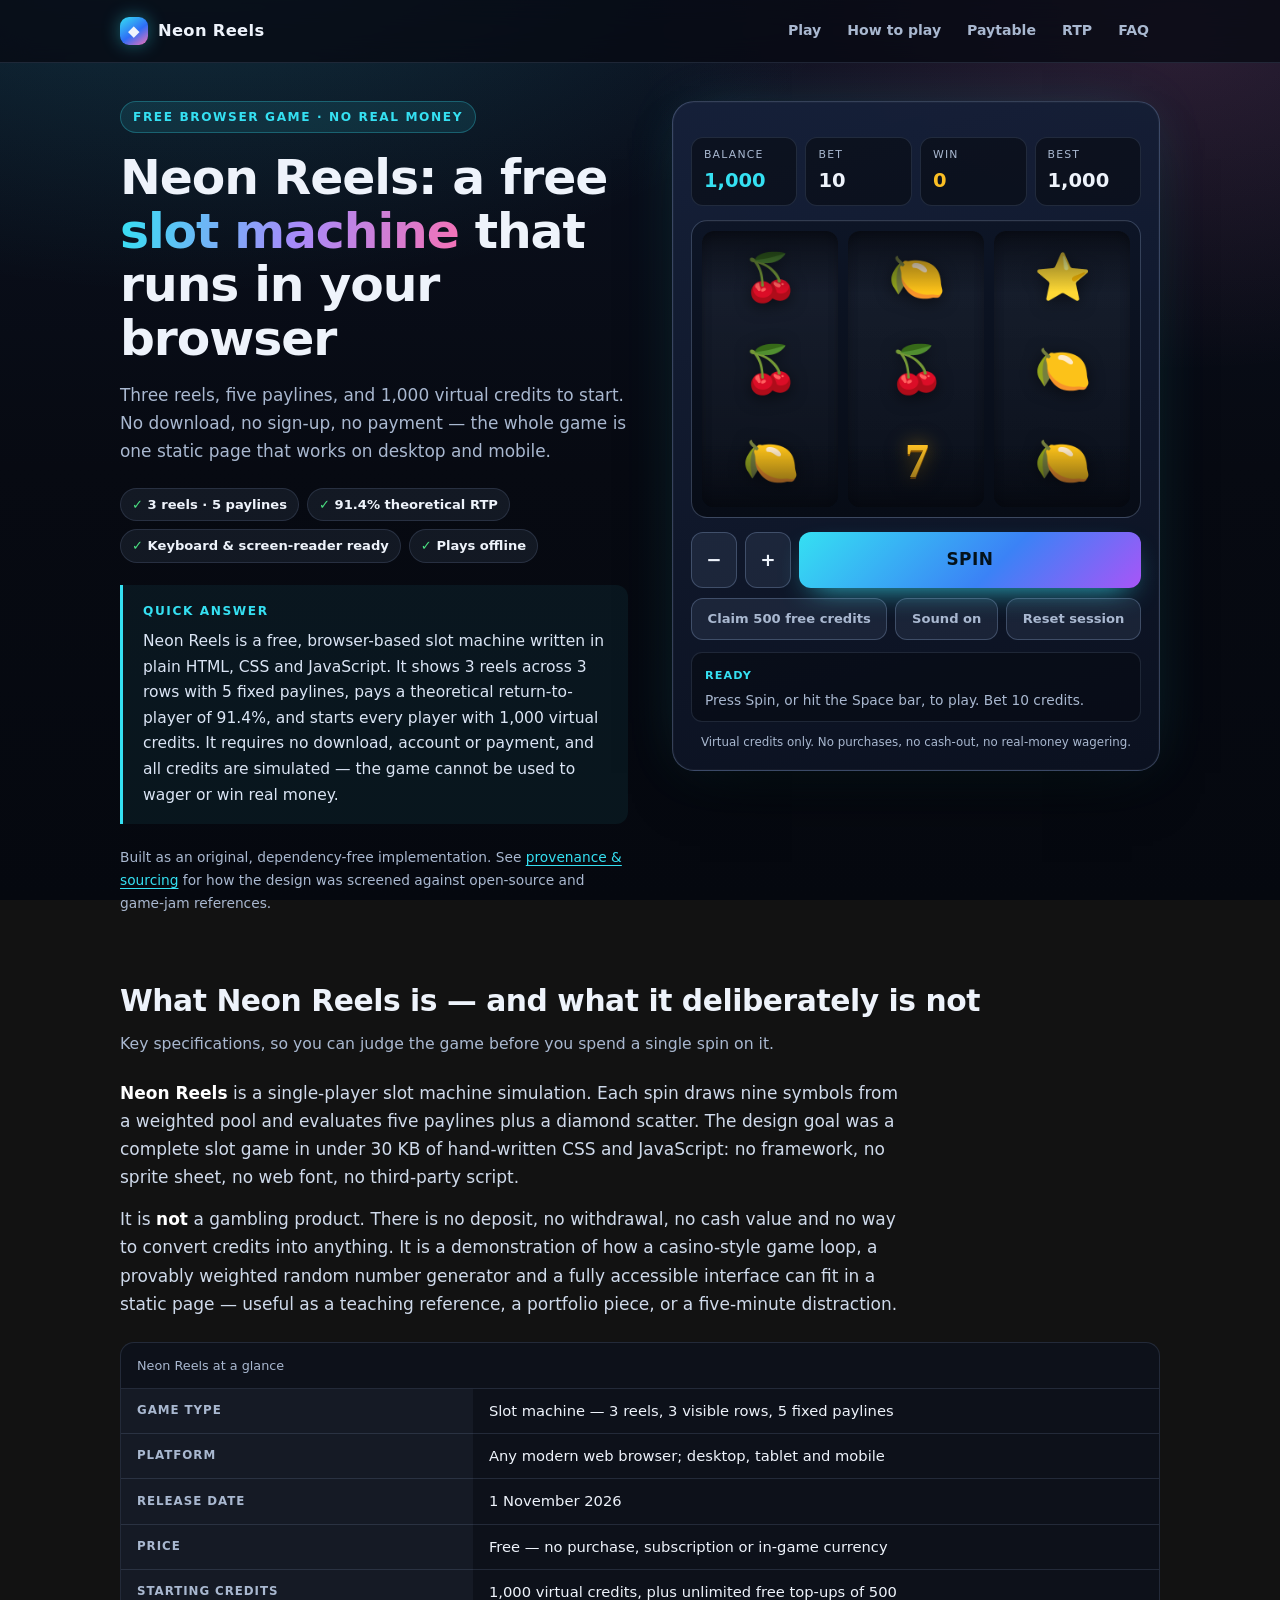
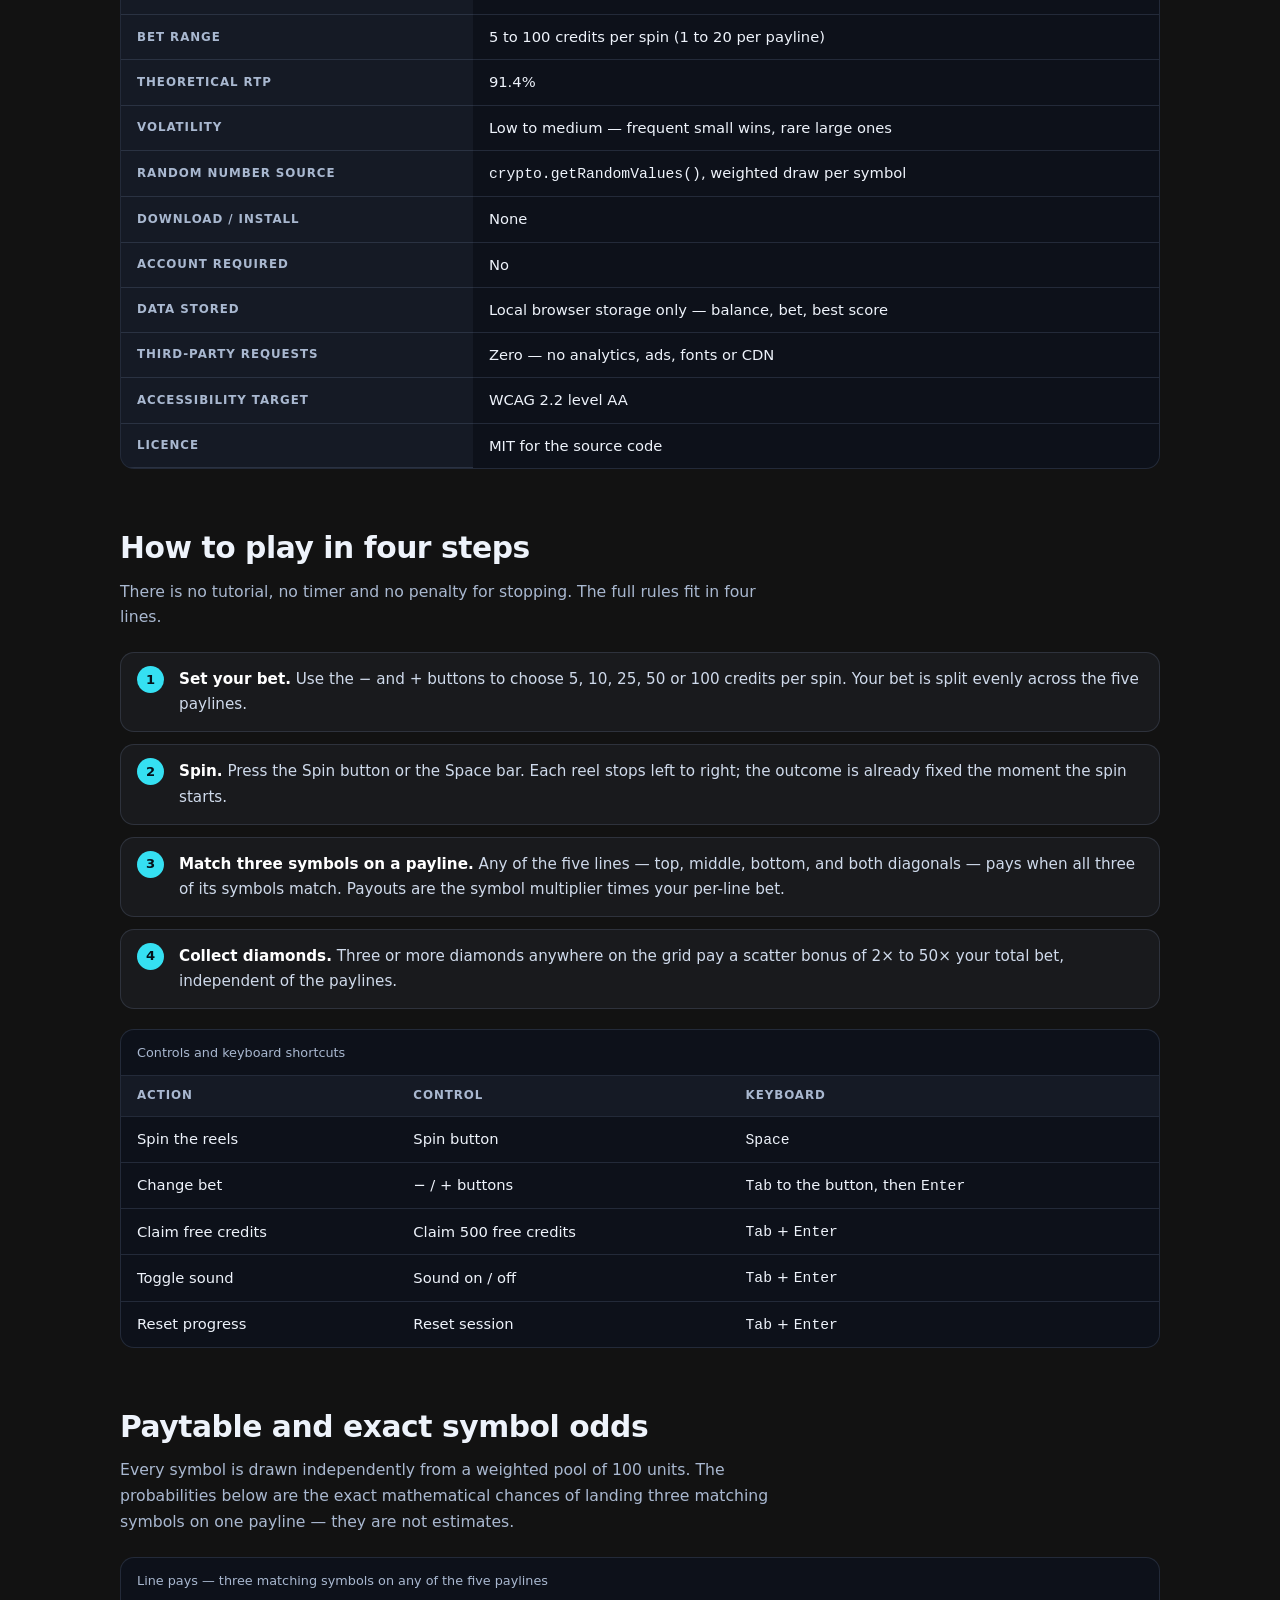
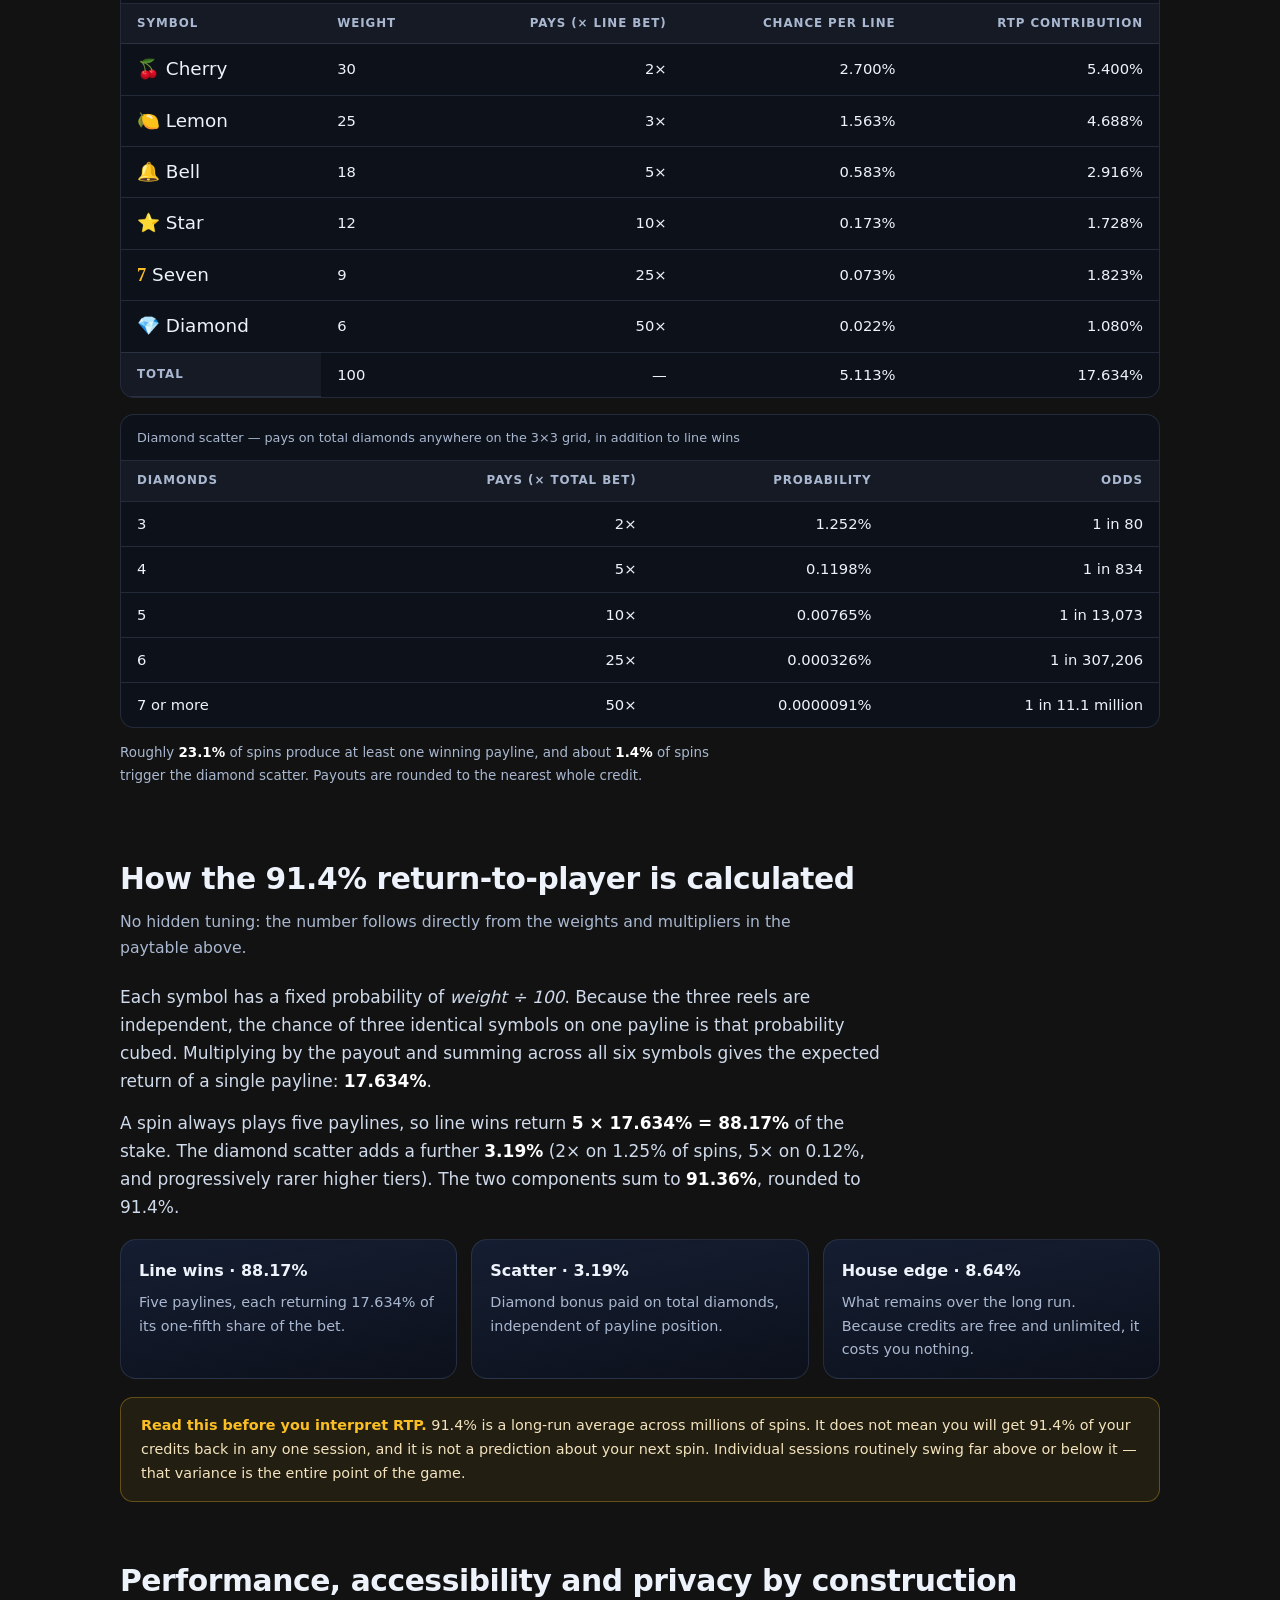
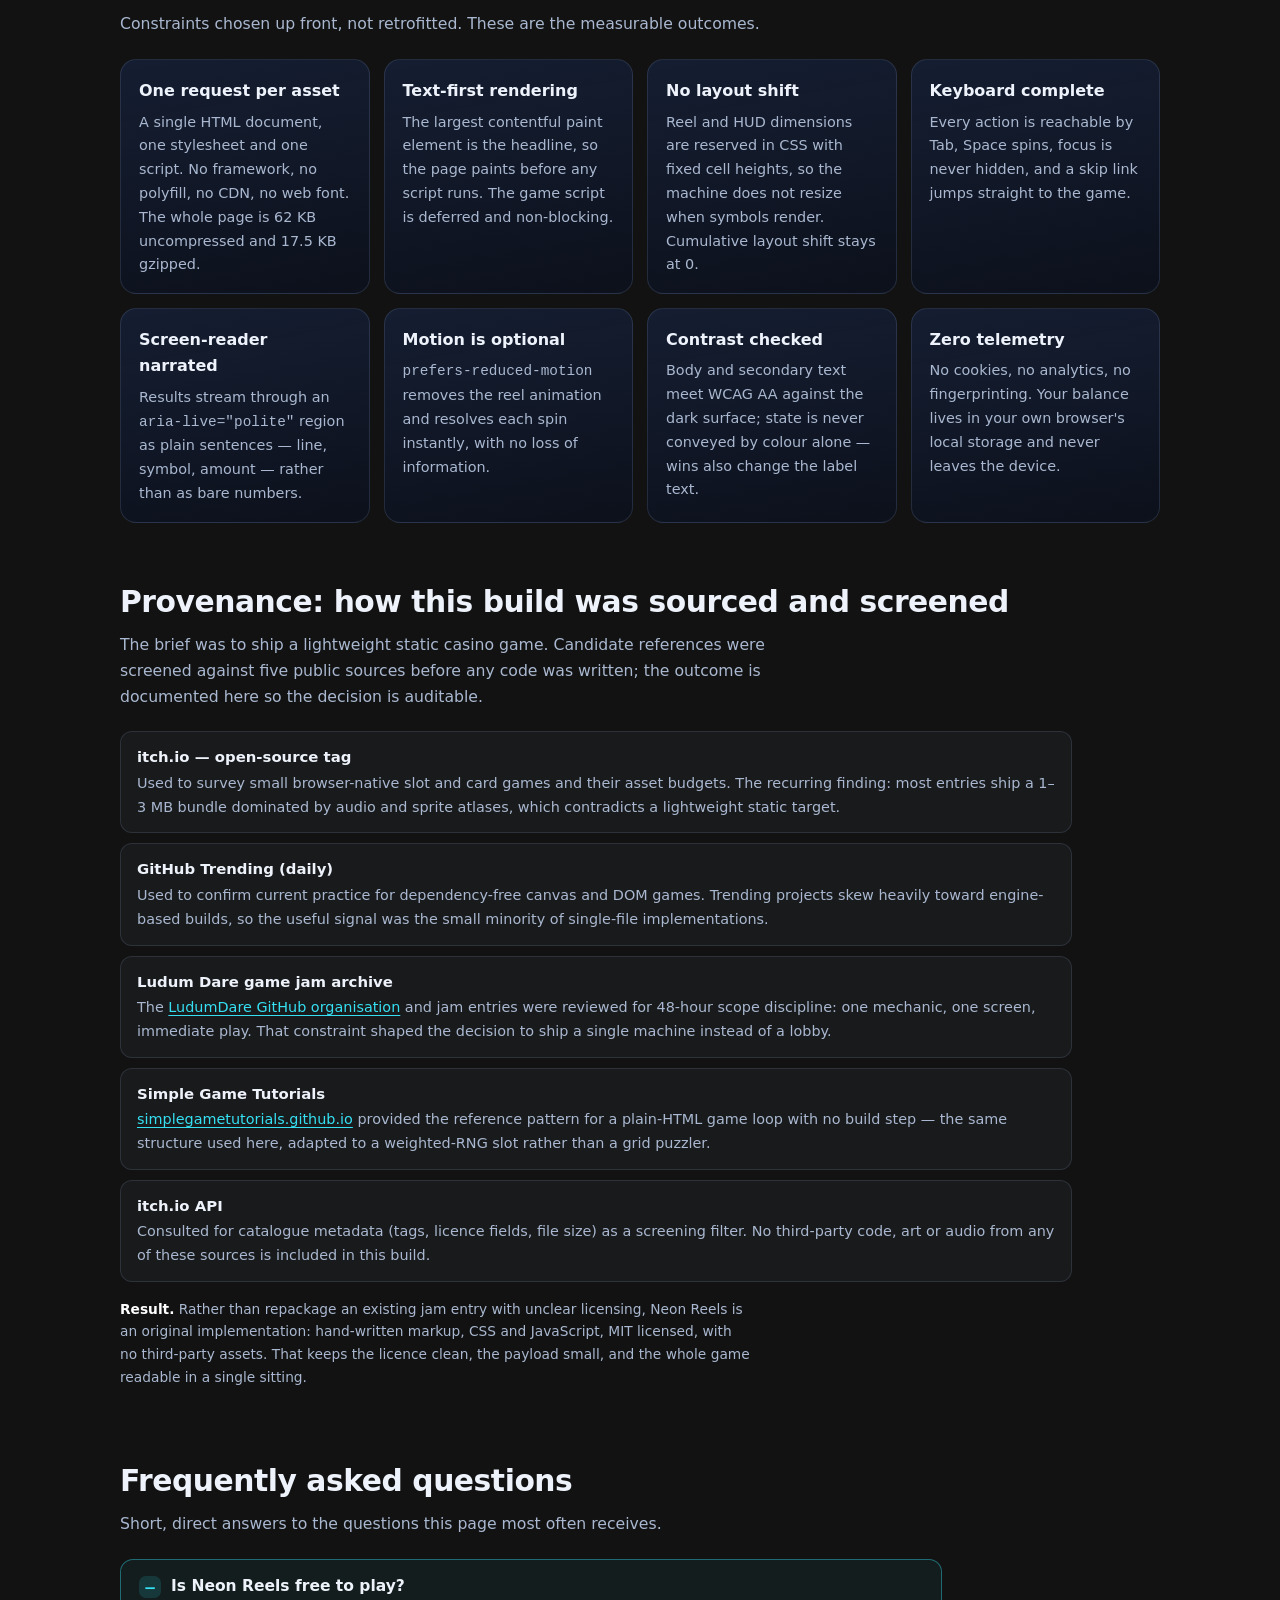
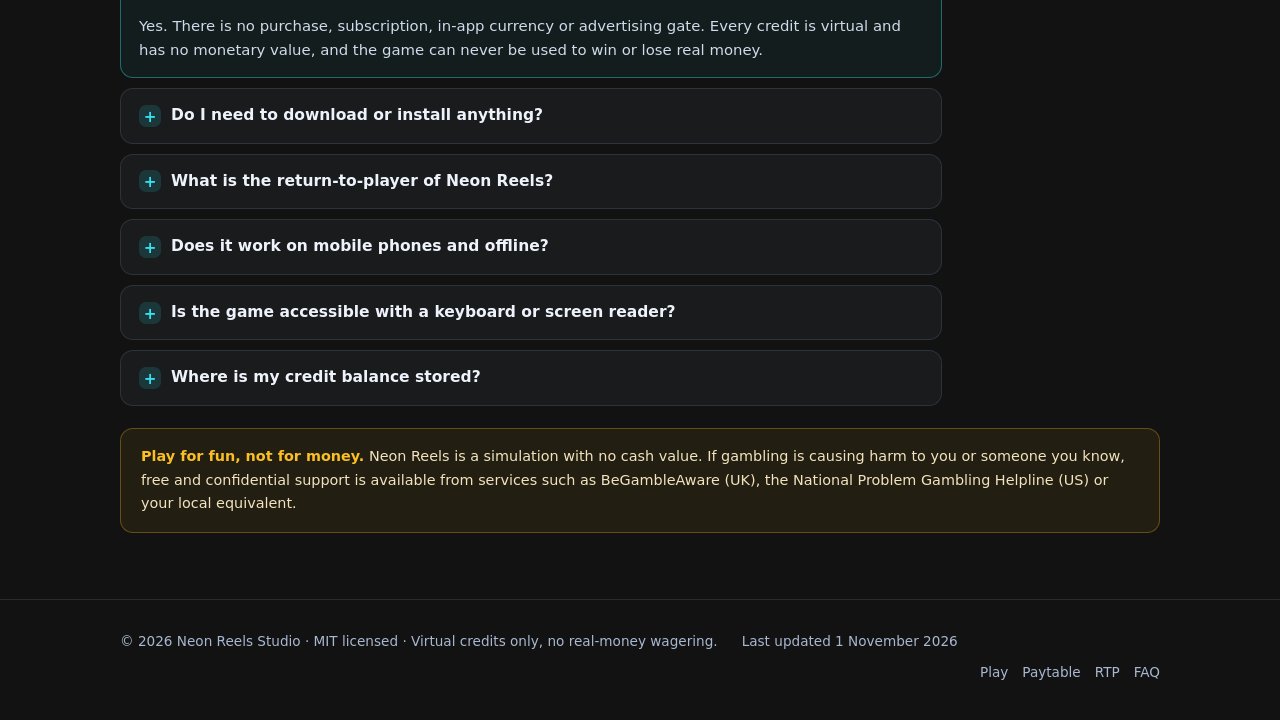
<file: index.html>
<!DOCTYPE html>
<html lang="en">
<head>
<meta charset="utf-8">
<meta name="viewport" content="width=device-width, initial-scale=1">

<title>Neon Reels — Free Slot Machine, No Download, No Real Money</title>
<meta name="description" content="Play Neon Reels, a free 3-reel, 5-payline slot machine in your browser. No download, no sign-up, no real money. 91.4% RTP, keyboard accessible, works offline.">
<meta name="keywords" content="free slot machine, browser casino game, html5 slot game, no download slots, play slots online free, neon reels, free casino demo game, offline slot machine, keyboard accessible game, virtual credits slots">
<meta name="author" content="Neon Reels Studio">
<meta name="robots" content="index, follow, max-image-preview:large, max-snippet:-1, max-video-preview:-1">
<meta name="googlebot" content="index, follow">
<meta name="theme-color" content="#070a12">
<meta name="color-scheme" content="dark">
<meta name="rating" content="general">
<meta name="referrer" content="strict-origin-when-cross-origin">

<link rel="canonical" href="https://vip-4.github.io/free-neon-reels/">

<!-- Open Graph -->
<meta property="og:type" content="website">
<meta property="og:site_name" content="Neon Reels">
<meta property="og:locale" content="en_US">
<meta property="og:url" content="https://vip-4.github.io/free-neon-reels/">
<meta property="og:title" content="Neon Reels — Free Slot Machine, No Download, No Real Money">
<meta property="og:description" content="A free 3-reel, 5-payline slot machine that runs entirely in your browser. 1,000 starting credits, 91.4% RTP, zero installs, zero real-money wagering.">
<meta property="og:image" content="https://vip-4.github.io/free-neon-reels/img/og-cover.png">
<meta property="og:image:type" content="image/png">
<meta property="og:image:width" content="1200">
<meta property="og:image:height" content="630">
<meta property="og:image:alt" content="Neon Reels slot machine interface with three glowing reels on a dark background">

<!-- Twitter / X Card -->
<meta name="twitter:card" content="summary_large_image">
<meta name="twitter:title" content="Neon Reels — Free Slot Machine Game in Your Browser">
<meta name="twitter:description" content="3 reels, 5 paylines, 91.4% RTP, virtual credits only. No download, no account, no real money — play instantly and offline.">
<meta name="twitter:image" content="https://vip-4.github.io/free-neon-reels/img/og-cover.png">
<meta name="twitter:image:alt" content="Neon Reels slot machine interface with three glowing reels">

<link rel="icon" href="favicon.svg" type="image/svg+xml">
<link rel="apple-touch-icon" href="img/apple-touch-icon.png">
<link rel="manifest" href="site.webmanifest">
<link rel="stylesheet" href="assets/styles.css">
<script src="assets/game.js" defer></script>

<!-- Structured data: WebSite -->
<script type="application/ld+json">
{
  "@context": "https://schema.org",
  "@type": "WebSite",
  "@id": "https://vip-4.github.io/free-neon-reels/#website",
  "name": "Neon Reels",
  "alternateName": "Neon Reels Free Slot Machine",
  "url": "https://vip-4.github.io/free-neon-reels/",
  "description": "A free, browser-based three-reel slot machine with five paylines, virtual credits and no real-money wagering.",
  "inLanguage": "en",
  "publisher": { "@id": "https://vip-4.github.io/free-neon-reels/#publisher" }
}
</script>

<!-- Structured data: VideoGame -->
<script type="application/ld+json">
{
  "@context": "https://schema.org",
  "@type": "VideoGame",
  "@id": "https://vip-4.github.io/free-neon-reels/#game",
  "name": "Neon Reels",
  "url": "https://vip-4.github.io/free-neon-reels/",
  "description": "Neon Reels is a free HTML5 slot machine with 3 reels, 3 visible rows and 5 fixed paylines. It pays a theoretical return-to-player of 91.4 percent on virtual credits, requires no download or account, and runs offline after the first visit.",
  "image": "https://vip-4.github.io/free-neon-reels/img/og-cover.png",
  "screenshot": "https://vip-4.github.io/free-neon-reels/img/og-cover.png",
  "genre": ["Casino", "Slot machine", "Casual", "Browser game"],
  "gamePlatform": ["Web browser", "Desktop", "Mobile web"],
  "playMode": "SinglePlayer",
  "applicationCategory": "Game",
  "applicationSubCategory": "Slot machine",
  "operatingSystem": "Any modern web browser (Chrome, Edge, Firefox, Safari)",
  "browserRequirements": "Requires JavaScript",
  "numberOfPlayers": 1,
  "inLanguage": "en",
  "isAccessibleForFree": true,
  "datePublished": "2026-11-01",
  "dateModified": "2026-11-01",
  "author": { "@id": "https://vip-4.github.io/free-neon-reels/#publisher" },
  "publisher": {
    "@type": "Organization",
    "@id": "https://vip-4.github.io/free-neon-reels/#publisher",
    "name": "Neon Reels Studio",
    "url": "https://vip-4.github.io/free-neon-reels/"
  },
  "offers": {
    "@type": "Offer",
    "price": "0",
    "priceCurrency": "USD",
    "availability": "https://schema.org/InStock",
    "description": "Free to play with virtual credits. No purchase, subscription or real-money wagering."
  }
}
</script>

<!-- Structured data: FAQPage -->
<script type="application/ld+json">
{
  "@context": "https://schema.org",
  "@type": "FAQPage",
  "@id": "https://vip-4.github.io/free-neon-reels/#faq",
  "mainEntity": [
    {
      "@type": "Question",
      "name": "Is Neon Reels free to play?",
      "acceptedAnswer": {
        "@type": "Answer",
        "text": "Yes. Neon Reels is completely free. There is no purchase, subscription, in-app currency or advertising gate. Every credit in the game is virtual and has no monetary value, and the game can never be used to win or lose real money."
      }
    },
    {
      "@type": "Question",
      "name": "Do I need to download or install anything?",
      "acceptedAnswer": {
        "@type": "Answer",
        "text": "No. The game is a single static web page built with plain HTML, CSS and JavaScript. It loads in under a second on a normal connection, requires no plug-in, no app store install and no account registration, and continues to work offline after the first visit is cached."
      }
    },
    {
      "@type": "Question",
      "name": "What is the return-to-player of Neon Reels?",
      "acceptedAnswer": {
        "@type": "Answer",
        "text": "The theoretical return-to-player is approximately 91.4 percent. Line wins contribute 88.17 percent (five paylines at 17.634 percent each) and the diamond scatter contributes 3.19 percent. Return-to-player is a long-run average over millions of spins, not a promise about any individual session."
      }
    },
    {
      "@type": "Question",
      "name": "Does Neon Reels work on mobile phones and offline?",
      "acceptedAnswer": {
        "@type": "Answer",
        "text": "Yes. The layout is responsive from 320 pixels wide upwards, the controls are sized for touch, and the game runs on any modern mobile browser. Because the page has no external dependencies, it also works with no network connection once your browser has cached it."
      }
    },
    {
      "@type": "Question",
      "name": "Is the game accessible with a keyboard or screen reader?",
      "acceptedAnswer": {
        "@type": "Answer",
        "text": "Yes. Every control is a native button reachable by Tab, Space spins the reels, focus outlines are always visible, and results are announced through an ARIA live region so screen-reader users hear the outcome of each spin. The game also honours the prefers-reduced-motion setting by removing reel animation."
      }
    },
    {
      "@type": "Question",
      "name": "Where is my credit balance stored?",
      "acceptedAnswer": {
        "@type": "Answer",
        "text": "Your balance, bet level and best score are stored in your own browser using local storage. Nothing is uploaded, no account is created and no analytics or tracking scripts run on the page. Clearing site data or using the Reset session button returns you to the 1,000-credit starting balance."
      }
    }
  ]
}
</script>

<!-- Structured data: BreadcrumbList -->
<script type="application/ld+json">
{
  "@context": "https://schema.org",
  "@type": "BreadcrumbList",
  "itemListElement": [
    { "@type": "ListItem", "position": 1, "name": "Home", "item": "https://vip-4.github.io/free-neon-reels/" },
    { "@type": "ListItem", "position": 2, "name": "Free Browser Games", "item": "https://vip-4.github.io/free-neon-reels/#game" },
    { "@type": "ListItem", "position": 3, "name": "Neon Reels", "item": "https://vip-4.github.io/free-neon-reels/#play" }
  ]
}
</script>
</head>

<body>
<a class="skip-link" href="#main">Skip to main content</a>

<header class="site-header">
  <div class="wrap">
    <a class="brand" href="./" aria-label="Neon Reels home">
      <span class="mark" aria-hidden="true">◆</span>
      <span>Neon Reels</span>
    </a>
    <nav class="site-nav" aria-label="Primary">
      <a href="#play">Play</a>
      <a href="#how-to-play">How to play</a>
      <a href="#paytable">Paytable</a>
      <a href="#rtp">RTP</a>
      <a href="#faq">FAQ</a>
    </nav>
  </div>
</header>

<main id="main">

  <!-- ============ HERO + GAME ============ -->
  <section class="hero-block" id="play" aria-labelledby="hero-title">
   <div class="wrap hero">
    <div>
      <p class="eyebrow">Free browser game · No real money</p>

      <h1 id="hero-title">Neon Reels: a free <span class="accent">slot machine</span> that runs in your browser</h1>

      <p class="lede">
        Three reels, five paylines, and 1,000 virtual credits to start. No download, no sign-up,
        no payment — the whole game is one static page that works on desktop and mobile.
      </p>

      <ul class="hero-facts">
        <li>3 reels · 5 paylines</li>
        <li>91.4% theoretical RTP</li>
        <li>Keyboard &amp; screen-reader ready</li>
        <li>Plays offline</li>
      </ul>

      <div class="quick-answer">
        <h2>Quick answer</h2>
        <p>
          Neon Reels is a free, browser-based slot machine written in plain HTML, CSS and JavaScript.
          It shows 3 reels across 3 rows with 5 fixed paylines, pays a theoretical return-to-player of
          91.4%, and starts every player with 1,000 virtual credits. It requires no download, account or
          payment, and all credits are simulated — the game cannot be used to wager or win real money.
        </p>
      </div>

      <p class="note u-m0">
        Built as an original, dependency-free implementation. See
        <a href="#provenance">provenance &amp; sourcing</a> for how the design was screened against
        open-source and game-jam references.
      </p>
    </div>

    <!-- ---------- the machine ---------- -->
    <div class="machine-shell" aria-labelledby="machine-label">
      <h2 id="machine-label" class="visually-hidden">Neon Reels slot machine</h2>

      <dl class="hud">
        <div class="hud-item is-balance">
          <dt>Balance</dt>
          <dd id="balance">1,000</dd>
        </div>
        <div class="hud-item">
          <dt>Bet</dt>
          <dd id="bet">10</dd>
        </div>
        <div class="hud-item is-win">
          <dt>Win</dt>
          <dd id="win">0</dd>
        </div>
        <div class="hud-item">
          <dt>Best</dt>
          <dd id="best">1,000</dd>
        </div>
      </dl>

      <div class="machine" id="machine" role="img" aria-label="Slot machine with three reels, three symbols visible per reel">
        <div class="reel"><div class="strip"></div></div>
        <div class="reel"><div class="strip"></div></div>
        <div class="reel"><div class="strip"></div></div>
      </div>

      <div class="controls">
        <button type="button" class="btn btn-bet" id="bet-down" aria-label="Decrease bet">−</button>
        <button type="button" class="btn btn-bet" id="bet-up" aria-label="Increase bet">+</button>
        <button type="button" class="btn btn-spin" id="spin">Spin</button>
      </div>

      <div class="sub-controls">
        <button type="button" class="btn" id="topup">Claim 500 free credits</button>
        <button type="button" class="btn" id="sound" aria-pressed="true">
          <span class="label">Sound on</span>
        </button>
        <button type="button" class="btn" id="reset">Reset session</button>
      </div>

      <p class="result-line">
        <span class="status" id="status">Ready</span><br>
        <span id="result" role="status" aria-live="polite" aria-atomic="true">
          Press Spin, or hit the Space bar, to play. Bet 10 credits.
        </span>
      </p>

      <p class="fair-note">
        Virtual credits only. No purchases, no cash-out, no real-money wagering.
      </p>
    </div>
   </div>
  </section>

  <!-- ============ WHAT IT IS / KEY FACTS ============ -->
  <section class="section" id="overview" aria-labelledby="overview-title">
    <div class="wrap">
      <div class="section-head">
        <h2 id="overview-title">What Neon Reels is — and what it deliberately is not</h2>
        <p>Key specifications, so you can judge the game before you spend a single spin on it.</p>
      </div>

      <div class="prose u-mb24">
        <p>
          <strong>Neon Reels</strong> is a single-player slot machine simulation. Each spin draws nine
          symbols from a weighted pool and evaluates five paylines plus a diamond scatter. The design goal
          was a complete slot game in under 30&nbsp;KB of hand-written CSS and JavaScript: no framework,
          no sprite sheet, no web font, no third-party script.
        </p>
        <p>
          It is <strong>not</strong> a gambling product. There is no deposit, no withdrawal, no cash value and
          no way to convert credits into anything. It is a demonstration of how a casino-style game loop,
          a provably weighted random number generator and a fully accessible interface can fit in a static
          page — useful as a teaching reference, a portfolio piece, or a five-minute distraction.
        </p>
      </div>

      <div class="table-scroll facts">
        <table>
          <caption>Neon Reels at a glance</caption>
          <tbody>
            <tr><th scope="row">Game type</th><td>Slot machine — 3 reels, 3 visible rows, 5 fixed paylines</td></tr>
            <tr><th scope="row">Platform</th><td>Any modern web browser; desktop, tablet and mobile</td></tr>
            <tr><th scope="row">Release date</th><td><time datetime="2026-11-01">1 November 2026</time></td></tr>
            <tr><th scope="row">Price</th><td>Free — no purchase, subscription or in-game currency</td></tr>
            <tr><th scope="row">Starting credits</th><td>1,000 virtual credits, plus unlimited free top-ups of 500</td></tr>
            <tr><th scope="row">Bet range</th><td>5 to 100 credits per spin (1 to 20 per payline)</td></tr>
            <tr><th scope="row">Theoretical RTP</th><td>91.4%</td></tr>
            <tr><th scope="row">Volatility</th><td>Low to medium — frequent small wins, rare large ones</td></tr>
            <tr><th scope="row">Random number source</th><td><code>crypto.getRandomValues()</code>, weighted draw per symbol</td></tr>
            <tr><th scope="row">Download / install</th><td>None</td></tr>
            <tr><th scope="row">Account required</th><td>No</td></tr>
            <tr><th scope="row">Data stored</th><td>Local browser storage only — balance, bet, best score</td></tr>
            <tr><th scope="row">Third-party requests</th><td>Zero — no analytics, ads, fonts or CDN</td></tr>
            <tr><th scope="row">Accessibility target</th><td>WCAG 2.2 level AA</td></tr>
            <tr><th scope="row">Licence</th><td>MIT for the source code</td></tr>
          </tbody>
        </table>
      </div>
    </div>
  </section>

  <!-- ============ HOW TO PLAY ============ -->
  <section class="section" id="how-to-play" aria-labelledby="how-title">
    <div class="wrap">
      <div class="section-head">
        <h2 id="how-title">How to play in four steps</h2>
        <p>There is no tutorial, no timer and no penalty for stopping. The full rules fit in four lines.</p>
      </div>

      <ol class="steps">
        <li><strong>Set your bet.</strong> Use the − and + buttons to choose 5, 10, 25, 50 or 100 credits per spin. Your bet is split evenly across the five paylines.</li>
        <li><strong>Spin.</strong> Press the Spin button or the Space bar. Each reel stops left to right; the outcome is already fixed the moment the spin starts.</li>
        <li><strong>Match three symbols on a payline.</strong> Any of the five lines — top, middle, bottom, and both diagonals — pays when all three of its symbols match. Payouts are the symbol multiplier times your per-line bet.</li>
        <li><strong>Collect diamonds.</strong> Three or more diamonds anywhere on the grid pay a scatter bonus of 2× to 50× your total bet, independent of the paylines.</li>
      </ol>

      <div class="table-scroll u-mt20">
        <table>
          <caption>Controls and keyboard shortcuts</caption>
          <thead>
            <tr><th scope="col">Action</th><th scope="col">Control</th><th scope="col">Keyboard</th></tr>
          </thead>
          <tbody>
            <tr><td>Spin the reels</td><td>Spin button</td><td><kbd>Space</kbd></td></tr>
            <tr><td>Change bet</td><td>− / + buttons</td><td><kbd>Tab</kbd> to the button, then <kbd>Enter</kbd></td></tr>
            <tr><td>Claim free credits</td><td>Claim 500 free credits</td><td><kbd>Tab</kbd> + <kbd>Enter</kbd></td></tr>
            <tr><td>Toggle sound</td><td>Sound on / off</td><td><kbd>Tab</kbd> + <kbd>Enter</kbd></td></tr>
            <tr><td>Reset progress</td><td>Reset session</td><td><kbd>Tab</kbd> + <kbd>Enter</kbd></td></tr>
          </tbody>
        </table>
      </div>
    </div>
  </section>

  <!-- ============ PAYTABLE ============ -->
  <section class="section" id="paytable" aria-labelledby="paytable-title">
    <div class="wrap">
      <div class="section-head">
        <h2 id="paytable-title">Paytable and exact symbol odds</h2>
        <p>
          Every symbol is drawn independently from a weighted pool of 100 units. The probabilities below
          are the exact mathematical chances of landing three matching symbols on one payline — they are
          not estimates.
        </p>
      </div>

      <div class="table-scroll">
        <table>
          <caption>Line pays — three matching symbols on any of the five paylines</caption>
          <thead>
            <tr>
              <th scope="col">Symbol</th>
              <th class="opt" scope="col">Weight</th>
              <th class="num" scope="col">Pays (× line bet)</th>
              <th class="num" scope="col">Chance per line</th>
              <th class="num" scope="col">RTP contribution</th>
            </tr>
          </thead>
          <tbody>
            <tr><td class="sym">🍒 Cherry</td><td class="opt">30</td><td class="num">2×</td><td class="num">2.700%</td><td class="num">5.400%</td></tr>
            <tr><td class="sym">🍋 Lemon</td><td class="opt">25</td><td class="num">3×</td><td class="num">1.563%</td><td class="num">4.688%</td></tr>
            <tr><td class="sym">🔔 Bell</td><td class="opt">18</td><td class="num">5×</td><td class="num">0.583%</td><td class="num">2.916%</td></tr>
            <tr><td class="sym">⭐ Star</td><td class="opt">12</td><td class="num">10×</td><td class="num">0.173%</td><td class="num">1.728%</td></tr>
            <tr><td class="sym"><span class="seven">7</span> Seven</td><td class="opt">9</td><td class="num">25×</td><td class="num">0.073%</td><td class="num">1.823%</td></tr>
            <tr><td class="sym">💎 Diamond</td><td class="opt">6</td><td class="num">50×</td><td class="num">0.022%</td><td class="num">1.080%</td></tr>
            <tr><th scope="row">Total</th><td class="opt">100</td><td class="num">—</td><td class="num">5.113%</td><td class="num">17.634%</td></tr>
          </tbody>
        </table>
      </div>

      <div class="table-scroll u-mt16">
        <table>
          <caption>Diamond scatter — pays on total diamonds anywhere on the 3×3 grid, in addition to line wins</caption>
          <thead>
            <tr><th scope="col">Diamonds</th><th class="num" scope="col">Pays (× total bet)</th><th class="num" scope="col">Probability</th><th class="opt num" scope="col">Odds</th></tr>
          </thead>
          <tbody>
            <tr><td>3</td><td class="num">2×</td><td class="num">1.252%</td><td class="opt num">1 in 80</td></tr>
            <tr><td>4</td><td class="num">5×</td><td class="num">0.1198%</td><td class="opt num">1 in 834</td></tr>
            <tr><td>5</td><td class="num">10×</td><td class="num">0.00765%</td><td class="opt num">1 in 13,073</td></tr>
            <tr><td>6</td><td class="num">25×</td><td class="num">0.000326%</td><td class="opt num">1 in 307,206</td></tr>
            <tr><td>7 or more</td><td class="num">50×</td><td class="num">0.0000091%</td><td class="opt num">1 in 11.1 million</td></tr>
          </tbody>
        </table>
      </div>

      <p class="note-sm u-mt14 prose">
        Roughly <strong>23.1%</strong> of spins produce at least one winning payline, and about
        <strong>1.4%</strong> of spins trigger the diamond scatter. Payouts are rounded to the nearest
        whole credit.
      </p>
    </div>
  </section>

  <!-- ============ RTP ============ -->
  <section class="section" id="rtp" aria-labelledby="rtp-title">
    <div class="wrap">
      <div class="section-head">
        <h2 id="rtp-title">How the 91.4% return-to-player is calculated</h2>
        <p>No hidden tuning: the number follows directly from the weights and multipliers in the paytable above.</p>
      </div>

      <div class="prose u-mb18">
        <p>
          Each symbol has a fixed probability of <em>weight ÷ 100</em>. Because the three reels are
          independent, the chance of three identical symbols on one payline is that probability cubed.
          Multiplying by the payout and summing across all six symbols gives the expected return of a
          single payline: <strong>17.634%</strong>.
        </p>
        <p>
          A spin always plays five paylines, so line wins return <strong>5 × 17.634% = 88.17%</strong> of
          the stake. The diamond scatter adds a further <strong>3.19%</strong> (2× on 1.25% of spins,
          5× on 0.12%, and progressively rarer higher tiers). The two components sum to
          <strong>91.36%</strong>, rounded to 91.4%.
        </p>
      </div>

      <div class="cards">
        <div class="card">
          <h3>Line wins · 88.17%</h3>
          <p>Five paylines, each returning 17.634% of its one-fifth share of the bet.</p>
        </div>
        <div class="card">
          <h3>Scatter · 3.19%</h3>
          <p>Diamond bonus paid on total diamonds, independent of payline position.</p>
        </div>
        <div class="card">
          <h3>House edge · 8.64%</h3>
          <p>What remains over the long run. Because credits are free and unlimited, it costs you nothing.</p>
        </div>
      </div>

      <p class="callout u-mt18">
        <strong>Read this before you interpret RTP.</strong> 91.4% is a long-run average across millions of
        spins. It does not mean you will get 91.4% of your credits back in any one session, and it is not a
        prediction about your next spin. Individual sessions routinely swing far above or below it — that
        variance is the entire point of the game.
      </p>
    </div>
  </section>

  <!-- ============ ENGINEERING ============ -->
  <section class="section" id="engineering" aria-labelledby="eng-title">
    <div class="wrap">
      <div class="section-head">
        <h2 id="eng-title">Performance, accessibility and privacy by construction</h2>
        <p>Constraints chosen up front, not retrofitted. These are the measurable outcomes.</p>
      </div>

      <ul class="cards">
        <li class="card">
          <h3>One request per asset</h3>
          <p>A single HTML document, one stylesheet and one script. No framework, no polyfill, no CDN, no web font. The whole page is 62&nbsp;KB uncompressed and 17.5&nbsp;KB gzipped.</p>
        </li>
        <li class="card">
          <h3>Text-first rendering</h3>
          <p>The largest contentful paint element is the headline, so the page paints before any script runs. The game script is deferred and non-blocking.</p>
        </li>
        <li class="card">
          <h3>No layout shift</h3>
          <p>Reel and HUD dimensions are reserved in CSS with fixed cell heights, so the machine does not resize when symbols render. Cumulative layout shift stays at 0.</p>
        </li>
        <li class="card">
          <h3>Keyboard complete</h3>
          <p>Every action is reachable by Tab, Space spins, focus is never hidden, and a skip link jumps straight to the game.</p>
        </li>
        <li class="card">
          <h3>Screen-reader narrated</h3>
          <p>Results stream through an <code>aria-live="polite"</code> region as plain sentences — line, symbol, amount — rather than as bare numbers.</p>
        </li>
        <li class="card">
          <h3>Motion is optional</h3>
          <p><code>prefers-reduced-motion</code> removes the reel animation and resolves each spin instantly, with no loss of information.</p>
        </li>
        <li class="card">
          <h3>Contrast checked</h3>
          <p>Body and secondary text meet WCAG AA against the dark surface; state is never conveyed by colour alone — wins also change the label text.</p>
        </li>
        <li class="card">
          <h3>Zero telemetry</h3>
          <p>No cookies, no analytics, no fingerprinting. Your balance lives in your own browser's local storage and never leaves the device.</p>
        </li>
      </ul>
    </div>
  </section>

  <!-- ============ PROVENANCE ============ -->
  <section class="section" id="provenance" aria-labelledby="prov-title">
    <div class="wrap">
      <div class="section-head">
        <h2 id="prov-title">Provenance: how this build was sourced and screened</h2>
        <p>
          The brief was to ship a lightweight static casino game. Candidate references were screened
          against five public sources before any code was written; the outcome is documented here so the
          decision is auditable.
        </p>
      </div>

      <ul class="src-list">
        <li>
          <b>itch.io — open-source tag</b>
          Used to survey small browser-native slot and card games and their asset budgets. The recurring
          finding: most entries ship a 1–3&nbsp;MB bundle dominated by audio and sprite atlases, which
          contradicts a lightweight static target.
        </li>
        <li>
          <b>GitHub Trending (daily)</b>
          Used to confirm current practice for dependency-free canvas and DOM games. Trending projects
          skew heavily toward engine-based builds, so the useful signal was the small minority of
          single-file implementations.
        </li>
        <li>
          <b>Ludum Dare game jam archive</b>
          The <a href="https://github.com/orgs/LudumDare/repositories" rel="noopener">LudumDare GitHub
          organisation</a> and jam entries were reviewed for 48-hour scope discipline: one mechanic,
          one screen, immediate play. That constraint shaped the decision to ship a single machine
          instead of a lobby.
        </li>
        <li>
          <b>Simple Game Tutorials</b>
          <a href="https://simplegametutorials.github.io/" rel="noopener">simplegametutorials.github.io</a>
          provided the reference pattern for a plain-HTML game loop with no build step — the same
          structure used here, adapted to a weighted-RNG slot rather than a grid puzzler.
        </li>
        <li>
          <b>itch.io API</b>
          Consulted for catalogue metadata (tags, licence fields, file size) as a screening filter.
          No third-party code, art or audio from any of these sources is included in this build.
        </li>
      </ul>

      <p class="note u-mt16 prose">
        <strong class="u-ink">Result.</strong> Rather than repackage an existing jam entry with
        unclear licensing, Neon Reels is an original implementation: hand-written markup, CSS and
        JavaScript, MIT licensed, with no third-party assets. That keeps the licence clean, the payload
        small, and the whole game readable in a single sitting.
      </p>
    </div>
  </section>

  <!-- ============ FAQ ============ -->
  <section class="section" id="faq" aria-labelledby="faq-title">
    <div class="wrap">
      <div class="section-head">
        <h2 id="faq-title">Frequently asked questions</h2>
        <p>Short, direct answers to the questions this page most often receives.</p>
      </div>

      <div class="faq">
        <details open>
          <summary>Is Neon Reels free to play?</summary>
          <p>Yes. There is no purchase, subscription, in-app currency or advertising gate. Every credit is
          virtual and has no monetary value, and the game can never be used to win or lose real money.</p>
        </details>

        <details>
          <summary>Do I need to download or install anything?</summary>
          <p>No. The game is a single static web page built with plain HTML, CSS and JavaScript. It needs no
          plug-in, no app-store install and no account, and it keeps working offline once your browser has
          cached the page.</p>
        </details>

        <details>
          <summary>What is the return-to-player of Neon Reels?</summary>
          <p>Approximately <strong>91.4%</strong>. Line wins contribute 88.17% and the diamond scatter
          contributes 3.19%. RTP is a long-run average over millions of spins — not a promise about any
          single session.</p>
        </details>

        <details>
          <summary>Does it work on mobile phones and offline?</summary>
          <p>Yes. The layout is responsive from 320&nbsp;pixels wide upwards with touch-sized controls, and
          because the page has no external dependencies it also runs with no network connection after the
          first visit.</p>
        </details>

        <details>
          <summary>Is the game accessible with a keyboard or screen reader?</summary>
          <p>Yes. Every control is a native button reachable by Tab, Space spins the reels, focus outlines are
          always visible, and results are announced through an ARIA live region. The
          <code>prefers-reduced-motion</code> setting removes the reel animation entirely.</p>
        </details>

        <details>
          <summary>Where is my credit balance stored?</summary>
          <p>In your own browser's local storage — nothing is uploaded and no account is created. Clearing
          site data, or pressing <em>Reset session</em>, returns you to the 1,000-credit starting balance.</p>
        </details>
      </div>

      <p class="callout u-mt22">
        <strong>Play for fun, not for money.</strong> Neon Reels is a simulation with no cash value. If
        gambling is causing harm to you or someone you know, free and confidential support is available
        from services such as BeGambleAware (UK), the National Problem Gambling Helpline (US) or your
        local equivalent.
      </p>
    </div>
  </section>

</main>

<footer class="site-footer">
  <div class="wrap">
    <p class="u-m0">
      © 2026 Neon Reels Studio · MIT licensed · Virtual credits only, no real-money wagering.
    </p>
    <p class="u-m0">
      Last updated <time datetime="2026-11-01">1 November 2026</time>
    </p>
    <nav aria-label="Footer">
      <a href="#play">Play</a>
      <a href="#paytable">Paytable</a>
      <a href="#rtp">RTP</a>
      <a href="#faq">FAQ</a>
    </nav>
  </div>
</footer>

</body>
</html>
</file>
<file: assets/styles.css>
/* Neon Reels — single stylesheet, no webfonts, no external requests. */

:root {
  color-scheme: dark;
  --bg: #070a12;
  --bg-2: #0b1120;
  --panel: #111a2c;
  --panel-2: #16213a;
  --line: rgba(148, 173, 214, 0.16);
  --line-strong: rgba(148, 173, 214, 0.3);
  --text: #eef3fb;
  --muted: #a9b8d0;
  --cyan: #35e0f2;
  --magenta: #f472b6;
  --gold: #fbbf24;
  --green: #4ade80;
  --radius: 16px;
  --cell: 92px;
  --maxw: 1080px;
  --font: system-ui, -apple-system, "Segoe UI", Roboto, "Helvetica Neue", Arial, "Noto Sans", sans-serif;
}

@media (max-width: 720px) {
  :root { --cell: 64px; }
}

*,
*::before,
*::after { box-sizing: border-box; }

html {
  scroll-behavior: smooth;
  -webkit-text-size-adjust: 100%;
}

body {
  margin: 0;
  font-family: var(--font);
  font-size: 17px;
  line-height: 1.65;
  color: var(--text);
  background:
    radial-gradient(1100px 620px at 15% -10%, rgba(53, 224, 242, 0.16), transparent 62%),
    radial-gradient(900px 560px at 92% 4%, rgba(244, 114, 182, 0.14), transparent 60%),
    linear-gradient(180deg, var(--bg-2) 0%, var(--bg) 52%, #05080f 100%);
  background-attachment: fixed;
  -webkit-font-smoothing: antialiased;
}

img, svg { max-width: 100%; }

a { color: var(--cyan); text-underline-offset: 3px; }
a:hover { color: #7deef8; }

:focus-visible {
  outline: 3px solid var(--cyan);
  outline-offset: 3px;
  border-radius: 6px;
}

.skip-link {
  position: absolute;
  left: 12px;
  top: -60px;
  z-index: 99;
  padding: 10px 18px;
  background: var(--cyan);
  color: #04121a;
  font-weight: 700;
  border-radius: 0 0 10px 10px;
  transition: top 0.18s ease;
}
.skip-link:focus { top: 0; color: #04121a; }

.wrap {
  width: 100%;
  max-width: var(--maxw);
  margin: 0 auto;
  padding: 0 20px;
}

/* ---------------- header ---------------- */

.site-header {
  position: sticky;
  top: 0;
  z-index: 20;
  backdrop-filter: blur(14px);
  background: rgba(7, 10, 18, 0.78);
  border-bottom: 1px solid var(--line);
}

.site-header .wrap {
  display: flex;
  align-items: center;
  gap: 18px;
  min-height: 62px;
}

.brand {
  display: inline-flex;
  align-items: center;
  gap: 10px;
  font-weight: 800;
  letter-spacing: 0.02em;
  color: var(--text);
  text-decoration: none;
  font-size: 1.02rem;
  white-space: nowrap;
  flex: none;
}
.brand:hover { color: var(--text); }
.brand .mark {
  width: 28px;
  height: 28px;
  border-radius: 9px;
  display: grid;
  place-items: center;
  font-size: 15px;
  background: linear-gradient(145deg, var(--cyan), #2f6df6 55%, var(--magenta));
  box-shadow: 0 0 18px rgba(53, 224, 242, 0.4);
}

.site-nav {
  margin-left: auto;
  display: flex;
  gap: 4px;
  overflow-x: auto;
  scrollbar-width: none;
}
.site-nav::-webkit-scrollbar { display: none; }
.site-nav a {
  padding: 7px 11px;
  border-radius: 999px;
  font-size: 0.88rem;
  font-weight: 600;
  color: var(--muted);
  text-decoration: none;
  white-space: nowrap;
}
.site-nav a:hover { color: var(--text); background: rgba(148, 173, 214, 0.1); }

@media (max-width: 560px) {
  .site-nav { display: none; }
}

/* ---------------- hero ---------------- */

.hero-block {
  padding: 38px 0 8px;
  scroll-margin-top: 78px;
}

.hero {
  display: grid;
  grid-template-columns: 1.02fr 0.98fr;
  gap: 44px;
  align-items: start;
}

.hero > * { min-width: 0; }

@media (max-width: 900px) {
  .hero { grid-template-columns: 1fr; gap: 30px; }
  .hero-block { padding-top: 26px; }
}

.eyebrow {
  display: inline-flex;
  align-items: center;
  gap: 8px;
  font-size: 0.76rem;
  font-weight: 700;
  letter-spacing: 0.13em;
  text-transform: uppercase;
  color: var(--cyan);
  background: rgba(53, 224, 242, 0.1);
  border: 1px solid rgba(53, 224, 242, 0.28);
  padding: 5px 12px;
  border-radius: 999px;
  margin: 0 0 18px;
}

h1 {
  font-size: clamp(2rem, 4.6vw, 3.05rem);
  line-height: 1.1;
  letter-spacing: -0.022em;
  margin: 0 0 16px;
  font-weight: 850;
}

h1 .accent {
  background: linear-gradient(100deg, var(--cyan), #a78bfa 52%, var(--magenta));
  -webkit-background-clip: text;
  background-clip: text;
  color: transparent;
}

.lede {
  font-size: 1.06rem;
  color: var(--muted);
  margin: 0 0 22px;
  max-width: 48ch;
}

.hero-facts {
  display: flex;
  flex-wrap: wrap;
  gap: 8px;
  margin: 0 0 22px;
  padding: 0;
  list-style: none;
}
.hero-facts li {
  font-size: 0.82rem;
  font-weight: 600;
  color: var(--text);
  background: rgba(148, 173, 214, 0.09);
  border: 1px solid var(--line);
  padding: 5px 11px;
  border-radius: 999px;
}
.hero-facts li::before { content: "✓ "; color: var(--green); }

/* ---------------- quick answer ---------------- */

.quick-answer {
  border-left: 3px solid var(--cyan);
  background: rgba(53, 224, 242, 0.06);
  padding: 16px 20px;
  border-radius: 0 12px 12px 0;
  margin: 0 0 22px;
}
.quick-answer h2 {
  font-size: 0.76rem;
  letter-spacing: 0.13em;
  text-transform: uppercase;
  color: var(--cyan);
  margin: 0 0 8px;
}
.quick-answer p { margin: 0; font-size: 0.97rem; color: #dbe5f5; }

/* ---------------- machine ---------------- */

.machine-shell {
  position: relative;
  padding: 18px;
  border-radius: 22px;
  background: linear-gradient(165deg, rgba(22, 33, 58, 0.96), rgba(11, 17, 32, 0.98));
  border: 1px solid var(--line-strong);
  box-shadow:
    0 30px 60px -28px rgba(0, 0, 0, 0.9),
    0 0 0 1px rgba(255, 255, 255, 0.03) inset,
    0 0 60px -20px rgba(53, 224, 242, 0.28);
}

.hud {
  display: flex;
  align-items: stretch;
  gap: 8px;
  margin-bottom: 14px;
}

.hud-item {
  flex: 1;
  min-width: 0;
  padding: 8px 12px;
  border-radius: 12px;
  background: rgba(7, 10, 18, 0.6);
  border: 1px solid var(--line);
}
.hud-item dt {
  font-size: 0.68rem;
  letter-spacing: 0.11em;
  text-transform: uppercase;
  color: var(--muted);
  margin: 0 0 1px;
}
.hud-item dd {
  margin: 0;
  font-size: 1.22rem;
  font-weight: 800;
  font-variant-numeric: tabular-nums;
  color: var(--text);
}
.hud-item.is-win dd { color: var(--gold); }
.hud-item.is-balance dd { color: var(--cyan); }

.machine {
  display: grid;
  grid-template-columns: repeat(3, 1fr);
  gap: 10px;
  padding: 10px;
  border-radius: 16px;
  background:
    repeating-linear-gradient(180deg, rgba(255, 255, 255, 0.03) 0 1px, transparent 1px 100%),
    linear-gradient(180deg, #0d1526, #070c16);
  border: 1px solid var(--line-strong);
}

.reel {
  position: relative;
  height: calc(var(--cell) * 3);
  overflow: hidden;
  border-radius: 12px;
  background: linear-gradient(180deg, rgba(255, 255, 255, 0.05), rgba(255, 255, 255, 0.015));
  box-shadow: inset 0 10px 18px -12px #000, inset 0 -10px 18px -12px #000;
}

.reel::after {
  content: "";
  position: absolute;
  inset: 0;
  pointer-events: none;
  border-radius: inherit;
  background: linear-gradient(180deg, rgba(7, 10, 18, 0.75), transparent 22%, transparent 78%, rgba(7, 10, 18, 0.75));
}

.strip { will-change: transform; }

.cell {
  height: var(--cell);
  display: grid;
  place-items: center;
  position: relative;
  transition: background-color 0.2s ease, box-shadow 0.2s ease;
}

.cell .glyph {
  font-size: calc(var(--cell) * 0.5);
  line-height: 1;
  filter: drop-shadow(0 3px 8px rgba(0, 0, 0, 0.55));
}

.cell .seven {
  font-size: calc(var(--cell) * 0.52);
  font-weight: 900;
  font-family: Georgia, "Times New Roman", serif;
  color: var(--gold);
  text-shadow: 0 0 18px rgba(251, 191, 36, 0.6), 0 2px 0 #7c4a03;
  letter-spacing: -0.04em;
}

.cell.win {
  background: rgba(251, 191, 36, 0.14);
  box-shadow: inset 0 0 0 2px rgba(251, 191, 36, 0.85), 0 0 24px -4px rgba(251, 191, 36, 0.7);
  border-radius: 10px;
}

.controls {
  display: grid;
  grid-template-columns: auto auto 1fr;
  gap: 8px;
  margin-top: 14px;
}

.btn {
  font: inherit;
  font-weight: 700;
  font-size: 0.95rem;
  color: var(--text);
  background: rgba(148, 173, 214, 0.1);
  border: 1px solid var(--line-strong);
  border-radius: 12px;
  padding: 12px 16px;
  cursor: pointer;
  transition: background-color 0.16s ease, transform 0.12s ease, border-color 0.16s ease;
  display: inline-flex;
  align-items: center;
  justify-content: center;
  gap: 8px;
}
.btn:hover:not(:disabled) { background: rgba(148, 173, 214, 0.18); border-color: var(--cyan); }
.btn:active:not(:disabled) { transform: translateY(1px); }
.btn:disabled { opacity: 0.42; cursor: not-allowed; }

.btn-bet {
  min-width: 46px;
  padding: 12px 0;
  font-size: 1.15rem;
  font-weight: 800;
}

.btn-spin {
  background: linear-gradient(135deg, var(--cyan), #3b82f6 58%, #a855f7);
  border: none;
  color: #04121a;
  font-size: 1.06rem;
  letter-spacing: 0.03em;
  text-transform: uppercase;
  box-shadow: 0 12px 30px -14px rgba(53, 224, 242, 0.95);
}
.btn-spin:hover:not(:disabled) { filter: brightness(1.08); background: linear-gradient(135deg, var(--cyan), #3b82f6 58%, #a855f7); }

.sub-controls {
  display: flex;
  flex-wrap: wrap;
  gap: 8px;
  margin-top: 10px;
}
.sub-controls .btn {
  flex: 1 1 auto;
  font-size: 0.82rem;
  padding: 9px 12px;
  font-weight: 600;
  color: var(--muted);
}

.result-line {
  margin: 12px 0 0;
  min-height: 44px;
  padding: 10px 13px;
  border-radius: 11px;
  background: rgba(7, 10, 18, 0.62);
  border: 1px solid var(--line);
  font-size: 0.86rem;
  color: var(--muted);
}
.result-line strong { color: var(--text); }

.status {
  display: inline-block;
  font-size: 0.7rem;
  font-weight: 800;
  letter-spacing: 0.1em;
  text-transform: uppercase;
  color: var(--cyan);
  margin-bottom: 3px;
}

.fair-note {
  margin: 12px 0 0;
  font-size: 0.74rem;
  color: var(--muted);
  text-align: center;
  line-height: 1.5;
}

/* ---------------- content sections ---------------- */

main { display: block; }

.section {
  padding: 54px 0 0;
  scroll-margin-top: 78px;
}

.section > .wrap > h2,
.section-head h2 {
  font-size: clamp(1.4rem, 2.6vw, 1.86rem);
  letter-spacing: -0.015em;
  margin: 0 0 6px;
  font-weight: 800;
}

.section-head p {
  color: var(--muted);
  margin: 0 0 22px;
  max-width: 68ch;
  font-size: 0.98rem;
}

.prose { max-width: 72ch; }
.prose p { margin: 0 0 14px; color: #cfdaeb; }
.prose strong { color: #fff; }

.cards {
  display: grid;
  grid-template-columns: repeat(auto-fit, minmax(232px, 1fr));
  gap: 14px;
  margin: 0;
  padding: 0;
  list-style: none;
}

.card {
  padding: 18px 18px 16px;
  border-radius: var(--radius);
  background: linear-gradient(170deg, rgba(22, 33, 58, 0.8), rgba(11, 17, 32, 0.72));
  border: 1px solid var(--line);
}
.card h3 {
  margin: 0 0 6px;
  font-size: 1rem;
  font-weight: 750;
}
.card p { margin: 0; font-size: 0.9rem; color: var(--muted); }

.steps {
  counter-reset: step;
  list-style: none;
  margin: 0;
  padding: 0;
  display: grid;
  gap: 12px;
}
.steps li {
  counter-increment: step;
  position: relative;
  padding: 14px 18px 14px 58px;
  border-radius: 14px;
  background: rgba(148, 173, 214, 0.06);
  border: 1px solid var(--line);
  font-size: 0.95rem;
  color: #cfdaeb;
}
.steps li::before {
  content: counter(step);
  position: absolute;
  left: 16px;
  top: 13px;
  width: 27px;
  height: 27px;
  border-radius: 50%;
  display: grid;
  place-items: center;
  font-size: 0.82rem;
  font-weight: 800;
  color: #04121a;
  background: var(--cyan);
}
.steps li strong { color: #fff; }

.table-scroll {
  overflow-x: auto;
  border-radius: 14px;
  border: 1px solid var(--line);
  background: rgba(11, 17, 32, 0.6);
  -webkit-overflow-scrolling: touch;
}

table {
  width: 100%;
  border-collapse: collapse;
  font-size: 0.92rem;
  min-width: 460px;
}
caption {
  caption-side: top;
  text-align: left;
  padding: 12px 16px;
  font-size: 0.8rem;
  color: var(--muted);
  border-bottom: 1px solid var(--line);
}
th, td {
  padding: 10px 16px;
  text-align: left;
  border-bottom: 1px solid var(--line);
}
th {
  font-size: 0.74rem;
  letter-spacing: 0.08em;
  text-transform: uppercase;
  color: var(--muted);
  font-weight: 700;
  background: rgba(148, 173, 214, 0.06);
}
tbody tr:last-child td { border-bottom: none; }
td.num, th.num { text-align: right; font-variant-numeric: tabular-nums; }
td.sym { font-size: 1.15rem; }
td.sym .seven { color: var(--gold); font-weight: 900; font-family: Georgia, serif; }

.faq { display: grid; gap: 10px; max-width: 76ch; }

/* ---------------- responsive tables ---------------- */

@media (max-width: 640px) {
  table { min-width: 0; font-size: 0.78rem; }
  th, td { padding: 8px 7px; }
  caption { padding: 10px 12px; font-size: 0.74rem; }
  .opt { display: none; }
  td.sym { white-space: nowrap; font-size: 0.84rem; }
  td.sym .seven { font-size: 0.95rem; }

  /* Key-facts table collapses to label-above-value rows. */
  .facts table,
  .facts tbody,
  .facts tr,
  .facts th,
  .facts td { display: block; width: 100%; }
  .facts tr { padding: 11px 14px; border-bottom: 1px solid var(--line); }
  .facts tr:last-child { border-bottom: none; }
  .facts th[scope="row"] {
    background: none;
    border: none;
    padding: 0 0 2px;
    font-size: 0.68rem;
    letter-spacing: 0.1em;
  }
  .facts td { padding: 0; border: none; font-size: 0.92rem; }
  .facts td.sym { font-size: 1rem; }
  .facts caption { display: block; width: 100%; border-bottom: none; padding: 12px 14px; }
}

details {
  border-radius: 13px;
  background: rgba(148, 173, 214, 0.055);
  border: 1px solid var(--line);
  padding: 0 18px;
}
details[open] { border-color: rgba(53, 224, 242, 0.4); background: rgba(53, 224, 242, 0.05); }
summary {
  cursor: pointer;
  padding: 14px 0;
  font-weight: 700;
  font-size: 0.97rem;
  list-style: none;
  display: flex;
  align-items: center;
  gap: 10px;
}
summary::-webkit-details-marker { display: none; }
summary::before {
  content: "+";
  flex: none;
  width: 22px;
  height: 22px;
  border-radius: 7px;
  display: grid;
  place-items: center;
  font-size: 0.95rem;
  color: var(--cyan);
  background: rgba(53, 224, 242, 0.14);
}
details[open] summary::before { content: "−"; }
details p { margin: 0 0 14px; font-size: 0.93rem; color: #cfdaeb; }

.callout {
  margin: 0;
  padding: 16px 20px;
  border-radius: 13px;
  background: rgba(251, 191, 36, 0.07);
  border: 1px solid rgba(251, 191, 36, 0.3);
  font-size: 0.9rem;
  color: #f3e3bd;
}
.callout strong { color: var(--gold); }

.src-list { margin: 0; padding: 0; list-style: none; display: grid; gap: 10px; max-width: 88ch; }
.src-list li {
  padding: 13px 16px;
  border-radius: 12px;
  border: 1px solid var(--line);
  background: rgba(148, 173, 214, 0.05);
  font-size: 0.9rem;
  color: var(--muted);
}
.src-list b { color: var(--text); display: block; margin-bottom: 2px; font-size: 0.93rem; }

/* ---------------- footer ---------------- */

.site-footer {
  margin-top: 66px;
  padding: 30px 0 44px;
  border-top: 1px solid var(--line);
  font-size: 0.85rem;
  color: var(--muted);
}
.site-footer .wrap {
  display: flex;
  flex-wrap: wrap;
  gap: 8px 24px;
  align-items: baseline;
}
.site-footer nav { display: flex; flex-wrap: wrap; gap: 14px; margin-left: auto; }
.site-footer a { color: var(--muted); text-decoration: none; }
.site-footer a:hover { color: var(--cyan); text-decoration: underline; }

.visually-hidden {
  position: absolute;
  width: 1px; height: 1px;
  padding: 0; margin: -1px;
  overflow: hidden;
  clip: rect(0 0 0 0);
  white-space: nowrap;
  border: 0;
}

/* ---------------- utilities ---------------- */

.u-m0 { margin: 0; }
.u-mt14 { margin-top: 14px; }
.u-mt16 { margin-top: 16px; }
.u-mt18 { margin-top: 18px; }
.u-mt20 { margin-top: 20px; }
.u-mt22 { margin-top: 22px; }
.u-mb18 { margin-bottom: 18px; }
.u-mb24 { margin-bottom: 24px; }
.u-ink { color: var(--text); }

.note { font-size: 0.86rem; color: var(--muted); }
.note-sm { font-size: 0.84rem; color: var(--muted); }

.btn { text-decoration: none; }
a.btn { color: #04121a; }

.error-page { padding-top: 72px; padding-bottom: 96px; }
.error-page h1 { max-width: 20ch; }
.error-page__note { max-width: 60ch; }

@media (prefers-reduced-motion: reduce) {
  html { scroll-behavior: auto; }
  *, *::before, *::after {
    animation-duration: 0.001ms !important;
    transition-duration: 0.001ms !important;
  }
}

@media print {
  body { background: #fff; color: #000; }
  .site-header, .machine-shell, .site-footer nav { display: none; }
}
</file>
